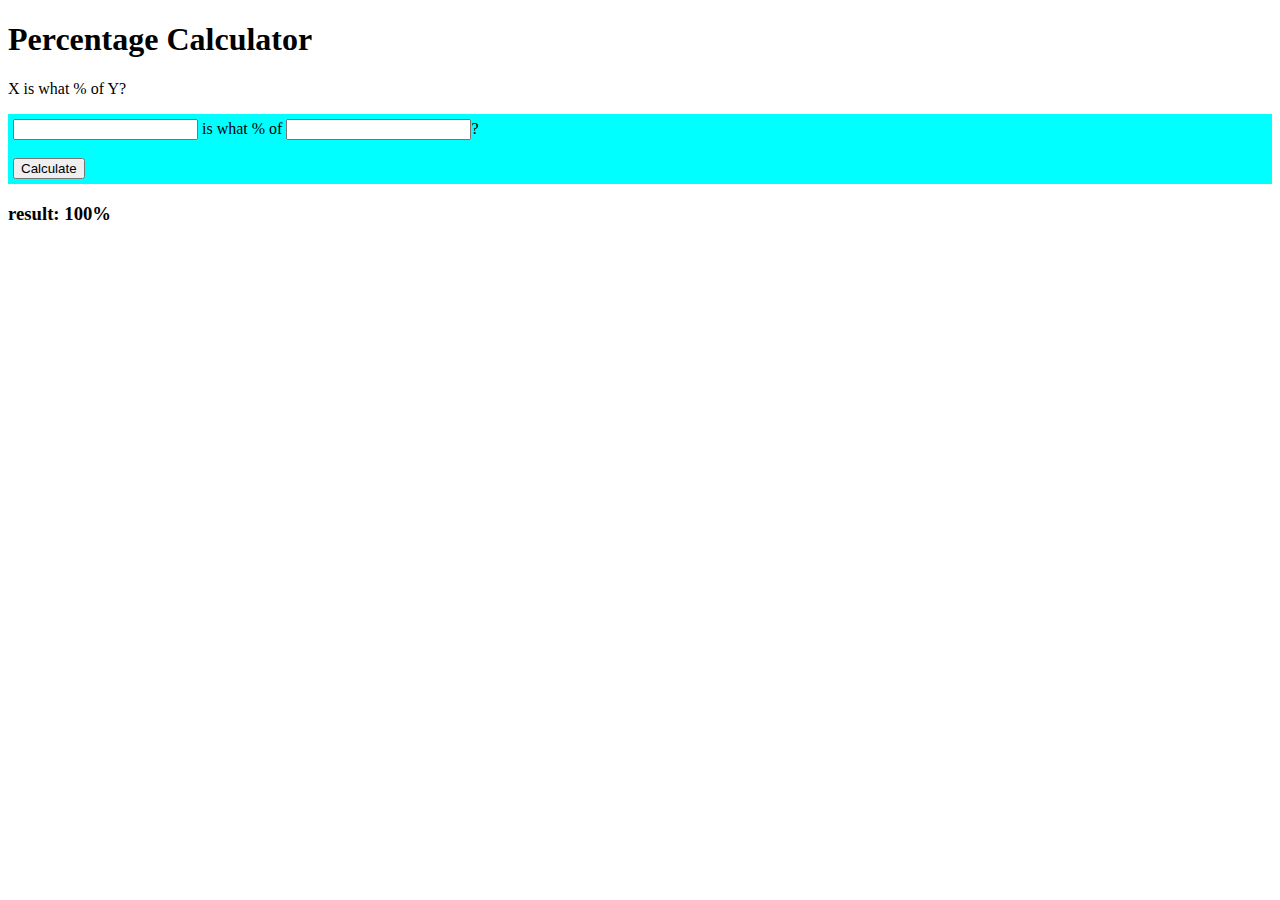
<file: Javascript/index.html>
<!DOCTYPE html>
<html>
    <head><link rel="stylesheet" type="text/css" href="styles.css"></head>
    <body>
        <h1>Percentage Calculator</h1>
        <p>X is what % of Y?</p>
        <form id="xIsWhatPercentOfY">
            <input type="text" id="numField1"> is what % of <input type="text" id="numField2">?<br><br>
            <input  type="submit" value="Calculate" >
        </form>
        <h3 id="resultField"> result: 100%</h3>
        <script type="text/javascript" src="calc.js"></script>
    </body>


</html>
</file>
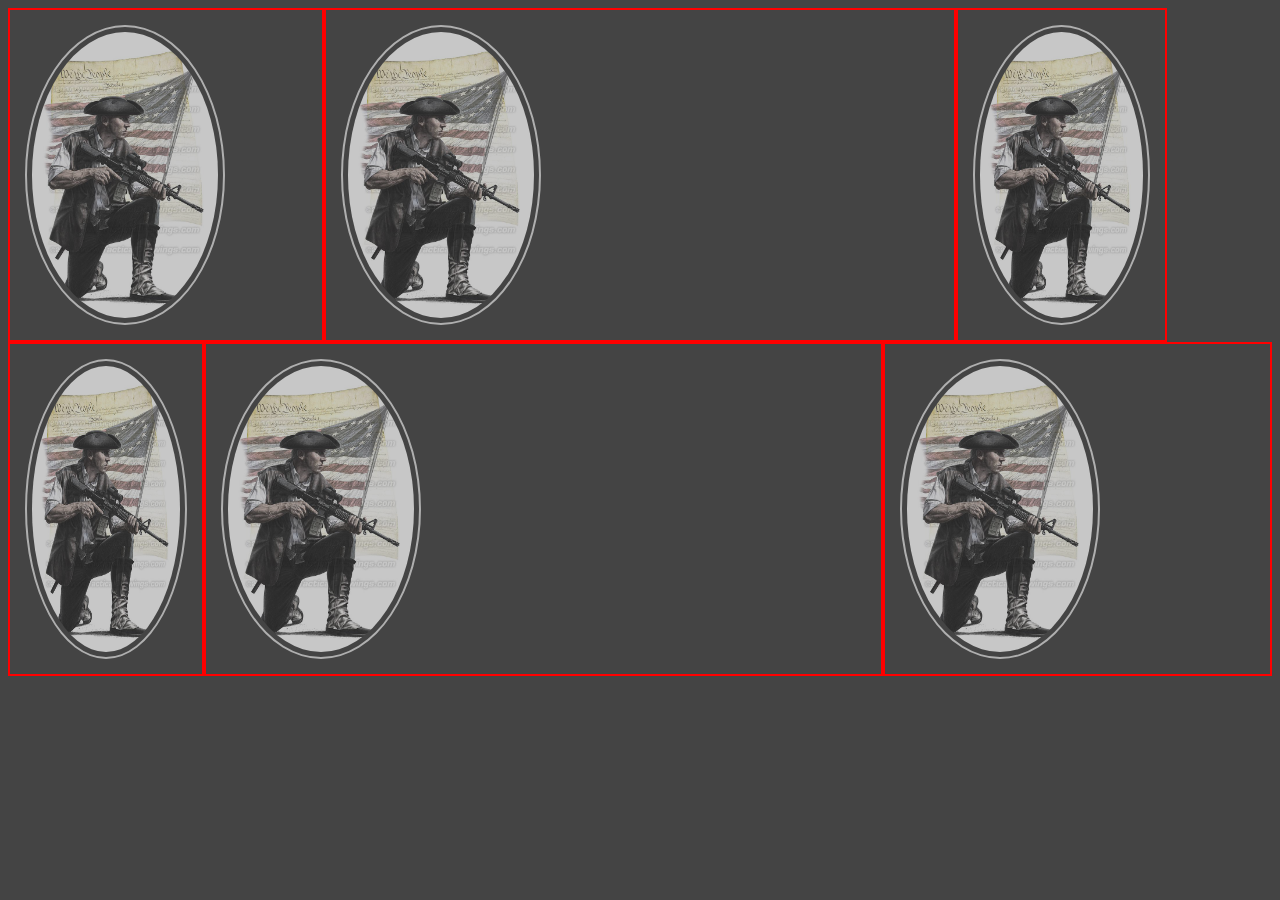
<file: LearnCSS/index.html>
<!doctpye html>
<html lang ="en">
    <head>
        <link href="https://fonts.googleapis.com/css?family=Anton|Open+Sans+Condensed:300|Oswald|Uncial+Antiqua" rel="stylesheet">
        <title>Harro shitty wock</title>
        <link rel="stylesheet" href="style.css">
    
    </head>
    <body>
        <div class="container">
<!--
            <h1> hello there grisha </h1> <h2> grozinim are kind</h2>
            <h3>shoroom goroom</h3>
-->
        </div>
        
    <div class ="row">
        <div class="col-3";>   
            <img src="MinuteMan1.jpg" class="schmool";>
        </div>
        <div class="col-6";>   
            <img src="MinuteMan1.jpg" class="schmool";>
        </div>
        <div class="col-2">   
            <img src="MinuteMan1.jpg" class="schmool";>
        </div>
    </div>
        <div class ="row">
        <div class="col-2">   
            <img src="MinuteMan1.jpg" class="schmool";>
        </div>
        <div class="col-7">   
            <img src="MinuteMan1.jpg" class="schmool";>
        </div>
        <div class="col-4">   
            <img src="MinuteMan1.jpg" class="schmool";>
        </div>
    </div>
        
<!--
        <h1>h1 - hello </h1>
        <h2>this is h2</h2>
        <h3>and I am h3</h3>
        <div class="formatting">
            <div><b>I am so BOLD</b></div>
            <div><i>I am leaning</i></div>
            <div><em>I am emphasized</em></div>
            <div><strong>I am strong</strong></div>
            <div><del>I am striked</del></div>
            <div><mark>Mark my words</mark></div>
        </div>

        <a href="#">Click me now</a>
-->

        
    </body>
</html>
</file>
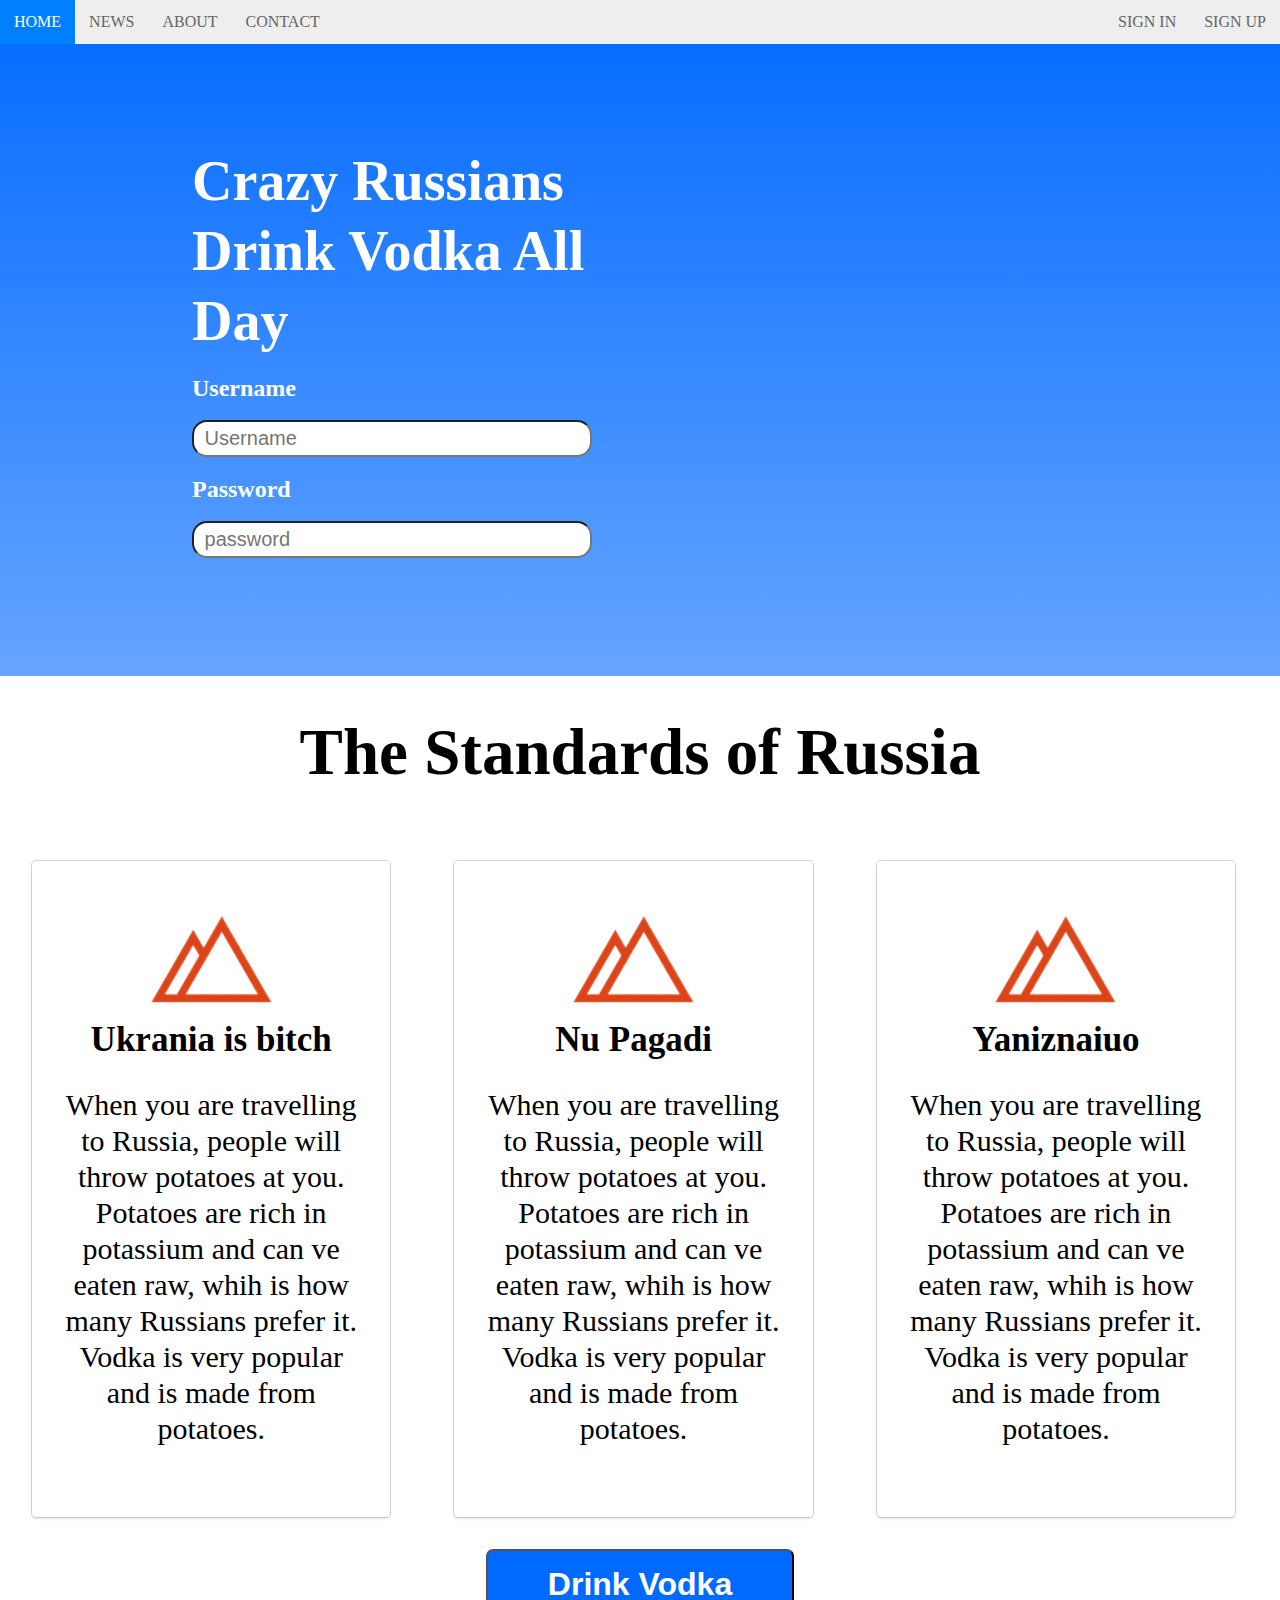
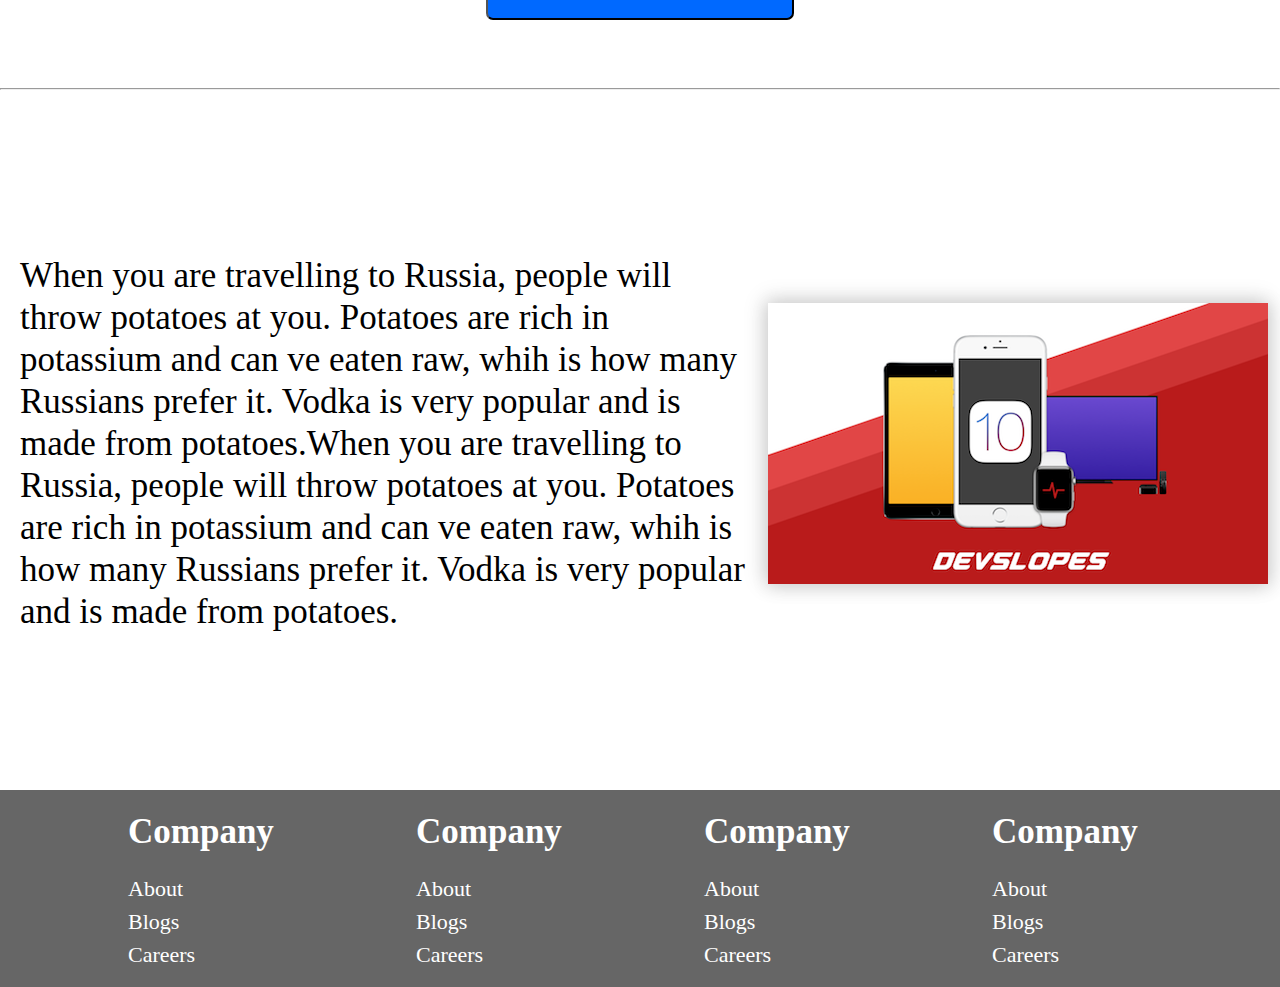
<file: Website/index.html>
<!DOCTYPE=html>
<html lang="en">
<head>
    <title>This is my website</title>
    <link rel="stylesheet" href="styles.css">
<!--    <meta name="viewport" content="width=device-width, initial-scale=1.0">-->
</head>
<body>
    <nav>
        <ul class="topnav" id="dropdownClick">
            <li><a href="#home">Home</a></li>
            <li><a href="#news">News</a></li>
            <li><a href="#about">About</a></li>
            <li><a href="#contact">Contact</a></li>
            <li class="topnav-right"><a href="#signup">Sign Up</a></li>
            <li class="topnav-right"><a href="#signin">Sign In</a></li>
            <li class="dropdownIcon"><a href="javascript:void(0);" onclick="dropdownMenu()">&#9776;</a></li>
        </ul>
    </nav>
    
    <div class="container" id="section-1-gradient">
        <div class="row">
            <div class="col-5">
                <div class="leftside-col">
                    <h1 class="large">Crazy Russians</h1>
                    <h1 class="large">Drink Vodka All Day</h1>
                </div>
                <form>
                    <div class="leftside-col">
                        <h2>Username</h2>
                        <input class="inputbox" name="username" type="text" placeholder=" Username">
                        <h2>Password</h2>
                        <input class="inputbox" name="password" type="text" placeholder=" password">
                    </div>
                </form>
            </div>
            <div class="col-5">
                <div class="rightside-col">
                    <div class="videoContainer">
                        <iframe width="560" height="315" src="https://www.youtube.com/embed/afP71xwLI8Y" frameborder="0" allow="autoplay; encrypted-media" allowfullscreen></iframe>
                    </div>
                    
                </div>
            </div>
        </div>
    </div>
    
    <header>
        <h1 class="section2Header">The Standards of Russia</h1>
    </header>
    <div class="containter">
        <div class="row">
            <div class="col-3">
                <div class="box">
                    <div class="icon">
                        <img src="devIcon.png">
                    </div>
                    <label>Ukrania is bitch</label>
                    <p> When you are travelling to Russia, people will throw potatoes at you. Potatoes are rich in potassium and can ve eaten raw, whih is how many Russians prefer it. Vodka is very popular and is made from potatoes.</p>
                </div>
            </div>
            <div class="col-3">
                <div class="box">
                    <div class="icon">
                        <img src="devIcon.png">
                    </div>
                    <label>Nu Pagadi</label>
                    <p> When you are travelling to Russia, people will throw potatoes at you. Potatoes are rich in potassium and can ve eaten raw, whih is how many Russians prefer it. Vodka is very popular and is made from potatoes.</p>
                </div>
            </div>
            <div class="col-3">
                <div class="box">
                    <div class="icon">
                        <img src="devIcon.png">
                    </div>
                    <label>Yaniznaiuo</label>
                    <p> When you are travelling to Russia, people will throw potatoes at you. Potatoes are rich in potassium and can ve eaten raw, whih is how many Russians prefer it. Vodka is very popular and is made from potatoes.</p>
                </div>
            </div>
        </div>
        
        <div class="row">
            <div class="col-10">
                <button class="DVButton">Drink Vodka</button>
            </div>
        </div>
    </div>
    <hr>
    <div class="container">
        <div class="row">
            <div class="col-6">
            <article>
                <p>When you are travelling to Russia, people will throw potatoes at you. Potatoes are rich in potassium and can ve eaten raw, whih is how many Russians prefer it. Vodka is very popular and is made from potatoes.When you are travelling to Russia, people will throw potatoes at you. Potatoes are rich in potassium and can ve eaten raw, whih is how many Russians prefer it. Vodka is very popular and is made from potatoes.</p>
            </article>
        </div>
        <div class="col-3">
            <div class="slopeIcon">
                <img src="iOS-Slope.png">
            </div>
        </div>
    </div>
    </div>
    
    <footer class="footsy">
        <div class="row">
            <div class="col-25 mobileStack">
                <h1>Company</h1>
                <ul>
                    <li>About</li>
                    <li>Blogs</li>
                    <li>Careers</li>
                </ul>
            </div>
            <div class="col-25 mobileStack">
                <h1>Company</h1>
                <ul>
                    <li>About</li>
                    <li>Blogs</li>
                    <li>Careers</li>
                </ul>
            </div>
            <div class="col-25 mobileStack">
                <h1>Company</h1>
                <ul>
                    <li>About</li>
                    <li>Blogs</li>
                    <li>Careers</li>
                </ul>
            </div>
            <div class="col-25 mobileStack">
                <h1>Company</h1>
                <ul>
                    <li>About</li>
                    <li>Blogs</li>
                    <li>Careers</li>
                </ul>
            </div>
        </div>
    </footer>
    
    <script>
        function dropdownMenu(){
            var x = document.getElementById("dropdownClick");
            if (x.className === "topnav"){
                x.className += " responsive";
                /*changes topnav to topnav.responsive*/
            } else {
                x.className ="topnav";
            }
        }
    </script>
</body>
</html>
</file>
<file: Javascript/styles.css>
form {
    background-color: aqua;
    padding:5px;
}
</file>
<file: LearnCSS/style.css>
html {
/*    font-family: 'Anton', sans-serif;*/
}

body{
/*    background-image: url(minuteman.jpg);*/
/*    background-repeat: no-repeat;*/
/*    background-size: cover*/
    background-color:#444;
/*    text-align:center;*/
}

.container{
    /*background-color:darkslateblue;
    background: linear-gradient(to left, #00ccff,#b3f0ff);
    box-shadow: 3px 3px 10px;*/
}
h1 {
    color: skyblue;
    margin: 5px;
    line-height: 2rem;
    font-family: 'Anton';
}
h2 {
    color: skyblue;
    margin: 5px;
    line-height: 2rem;
font-family: 'Uncial Antiqua', cursive;
}
h3 {
    color: skyblue;
    margin: 5px;
    line-height: 2rem;
    font-family:'Oswald';
}



.formatting{
    font-size:30px;
    color: white;
    line-height: 2em;
}

a{
    text-decoration: none;
    font-size: 40px;
    color: aquamarine;
    word-spacing: 10px;
    text-transform:uppercase;
}
img{
    border-radius: 50%;
    border: 2px solid #ddd;
    padding: 5px;
    max-width: 100%;
    height: auto;
    max-height: 100%;
}
.schmool{
    width:200px;
    height: 300px;
    opacity:0.7;
    display:block;
    margin-bottom:auto;
}
button{
    color: white;
    background: red;
    border-radius: 12px;
    font-size: 1em;
    border:none;
    padding:13px 13px 13px 23px;
}
#goo{
    border-top: 4px solid;
    border-right:2px solid red;
    border-left: 10px dotted white;
}
ul li{
    color:aliceblue;
    font-size: 40px;
}
ul > li {
    color:yellow;
}  /* the > selector tells the browser to only target the first tier list items of the unordered (or ordered, if it were 'ol' instead of 'ul') list.*/

.row{
    display:flex;
    width:100%
}

.row::after{
    display:block;
    clear:both;
    content:"";
}

.col-1{width: 8.33%;}
.col-2{width: 16.66%;}
.col-3{width: 25%;}
.col-4{width: 33.33%;}
.col-5{width: 41.66%;}
.col-6{width: 50%;}
.col-7{width: 58.33%;}
.col-8{width: 66.66%;}
.col-9{width: 75%;}
.col-10{width: 83.33%;}
.col-11{width: 91.66%;}
.col-12{width: 100%;}

*{
    box-sizing: border-box;
}

[class*=col-]{
    border:2px solid red;
    padding:15px;
    float:left;
}
</file>
<file: Website/styles.css>
/*############ Defaults ##############*/
nav, header, footer {
    display:block;
}

body{
    line-height: 1;
    margin:0;

}

label{
    font-size:35px;
    font-weight:600;
}

p{
    font-size: 30px;
    line-height: 1.2;
}

.container{
    width: 100%;
    margin: auto;
    padding-top: 8%;
    padding-bottom: 8%;
}

article p{
    font-size: 35px;
    padding:20px;
}

.row{
    width:100%;
    display: flex;
    flex-wrap: wrap;
    align-items:center;
}

.row::after{
    display:table;
    clear:both;
    content:"";
}

.col-1{width:10%;}
.col-2{width:20%;}
.col-3{width:33%;}
.col-4{width:40%;}
.col-5{width:50%;}
.col-6{width:60%;}
.col-7{width:70%;}
.col-8{width:80%;}
.col-9{width:90%;}
.col-10{width:100%;}
.col-25{width:25%;}

* {
    box-sizing: border-box;
}

/*######## Custom Styles ##########*/

#section-1-gradient{
    background: #076DFF;
    background: linear-gradient(#076DFF,#65a5ff);
}

div.box{
    padding: 36px 24px 40px 24px;
    margin:2em;
    border-radius: 4px;
    background-color:#fff;
    box-shadow: 0 0 0 1px rgba(0,0,0,.15),
        0 2px 3px 0 rgba(0,0,0,.1);
    text-align: center; 
}

div.slopeIcon img{
    display:block;
    margin:auto;
    box-shadow: -2px/*Horizontal*/ -2px/*vertical*/ 20px/*blur*/ 2px/*size*/ rgba(0/*shadow*/, 0/*background color*/, 0/*box color*/, .15/*opacity*/), 2px 2px 17px 2px rgba(0,0,0,.1);
}

button{
    font-size:32px;
    font-weight:700;
    color:#fff;
    background-color: #0069ff;
    padding: 15px 60px;
    display:block;
    text-align: center;
    margin: 5px;
    border-radius:7px;
}

button.DVButton{
    display:block;
    margin:auto;
    margin-bottom: 60px;
}

div.icon{
    width:100%;
}

.leftside-col{
    margin-left:30%;
}

.rightside-col{
    margin-left:35%;
}

h1.large{
    color:#fff;
    font-size:56;
    margin:0px;
    line-height:70px;
}

form h2{
    color: #fff;
}

input[type="text"]{
    font-size:20px;
    width:400px;
    min-width:400;
    padding:5px;
    border-radius: 15px;
}

h1.section2Header{
    font-size: 65px;
    text-align: center;
}

/*######### Nav Bar ############*/

nav{
    width:100%;
    margin:0;
}

.topnav{
    background-color: #eee;
    overflow:hidden;
    margin:0;
    padding:0;
}

ul.topnav li{
    list-style: none;
    float:left;
}

ul.topnav li.topnav-right{
    list-style: :none;
    float:right;
}

ul.topnav li a {
    display:block;
    text-decoration: none;
    color:#666;
    min-height: 16px;
    text-align: center;
    padding:14px;
    text-transform: uppercase;
}

ul.topnav li a:hover{
    background-color:#0080ff;
    color:#fff;
}

ul.topnav li.dropdownIcon{
    display:none;
}

footer.footsy{
    background-color: #666;
    padding-left:10%;
}

footer.footsy.row{
    
}

footer.footsy h1{
    color: #fff;
    font-size:35px;
}

footer.footsy ul{
    list-style: none;
    text-align: left;
    padding-left:0;
}

footer.footsy ul li{
    color:#fff;
    line-height: 1.5;
    font-size:22px;
    
}


/*####### Mobile ########*/
@media screen and (max-width:680px){
    ul.topnav li:not(:nth-child(1)){
        display:none;
    }
    
    ul.topnav li.dropdownIcon{
        display: block;
        float:right;
    }
    
    ul.topnav.responsive{
        position: relative;
    }
    
    ul.topnav.responsive li.dropdownIcon{
        position: absolute;
        top:0;
        right:0;
    }
    
    ul.topnav.responsive li {
        display: inline;
        float: none;
    }
    
    ul.topnav.responsive li a {
        display: block;
        text-align: left;
    }
    
    .section2Header{
        font-size: 55px;
    }
    
    .col-5, .col-3, .col-6, {
        width:100%;
        margin:0;
    }
    
    div.mobileStack{
        width:40%;
        display:block;
        margin:5%;
    }
    
    article p{
        font-size:25px;
    }
    
    div.box{
        padding:5px;
        display: block;
    }
    
    div.leftside-col,
    div.rightside-col {
        margin:15px;
    }
    
    div.slopeIcon{
        margin:10px;
    }
    
    .slopeIcon img{
        width:100%;
    }
    
    input[type="text"]{
    font-size:20px;
    width:350;
    min-width:50px;
    padding:5px;
    }
    
    .videoContainer iframe{
        position:relative;
        width: 100%;
        margin:0;
        overflow:hidden;
    }
}
</file>
